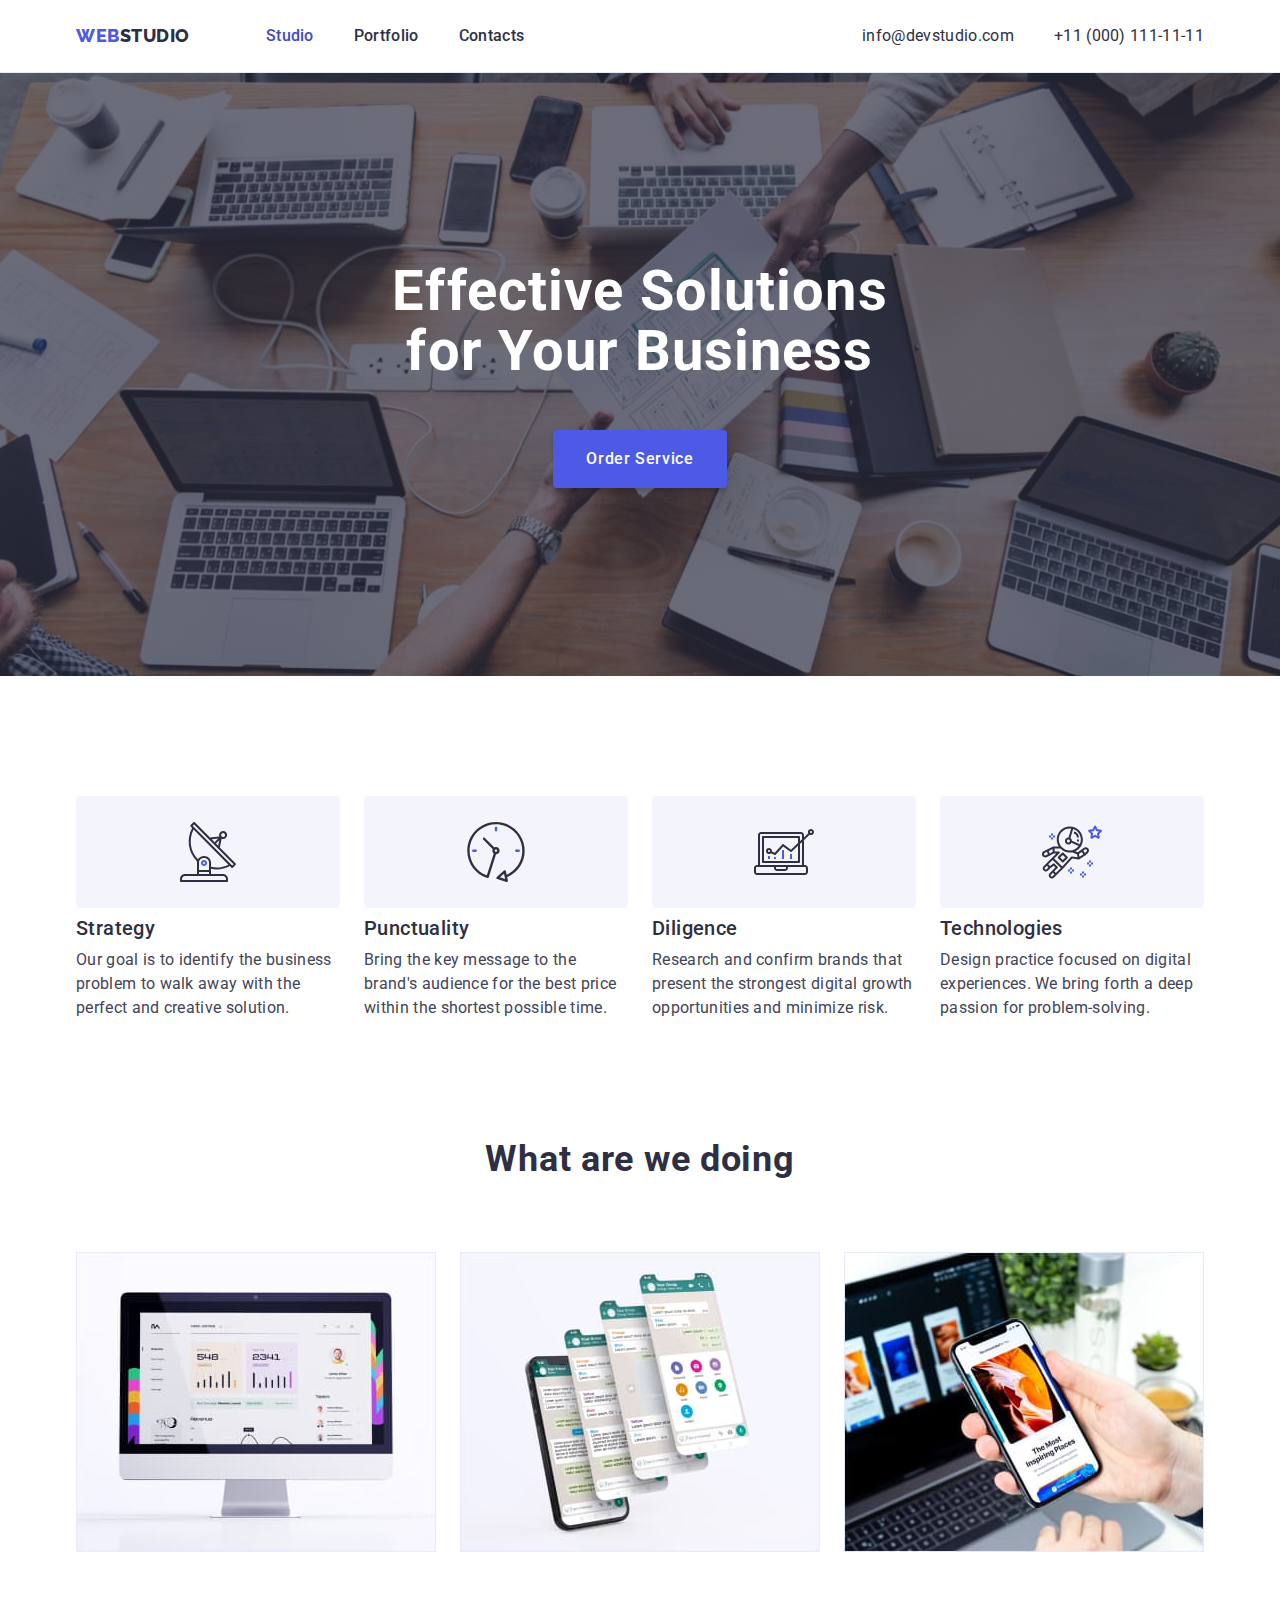
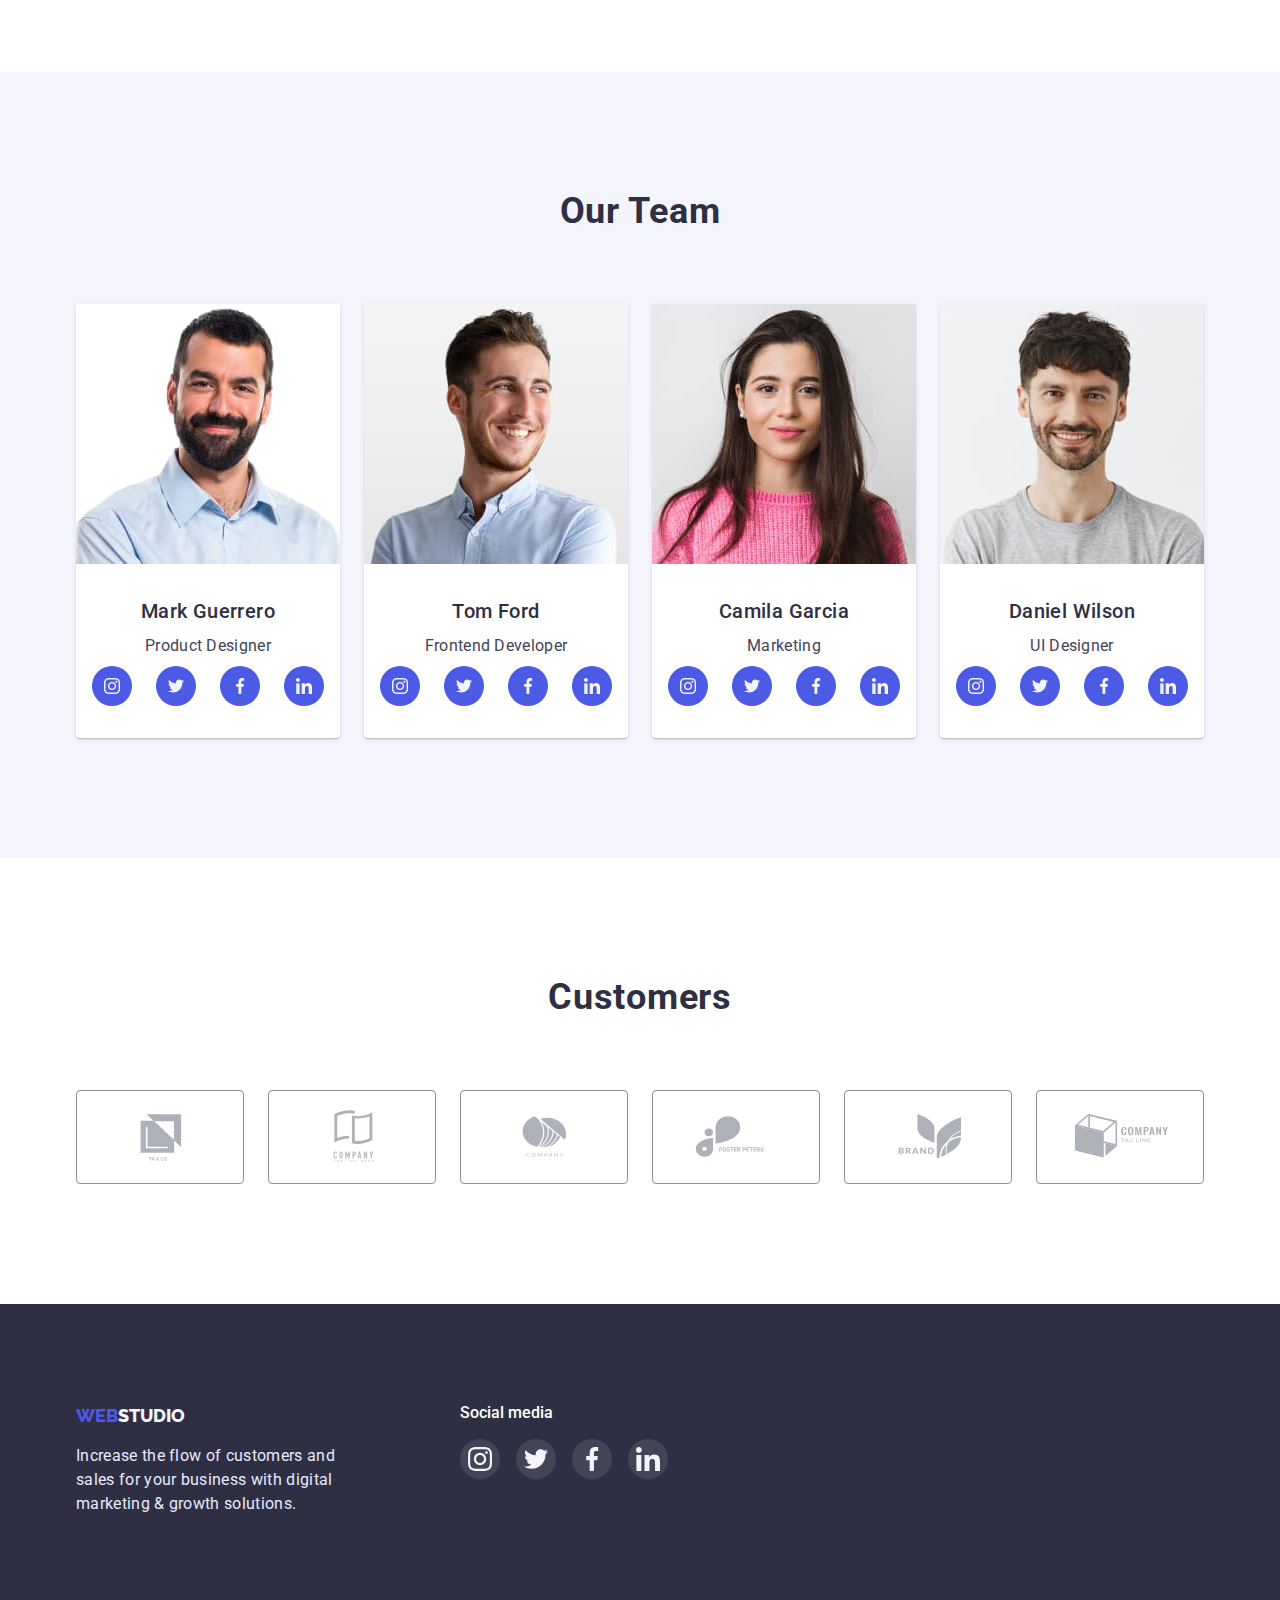
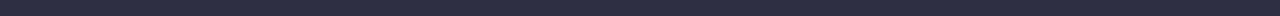
<file: index.html>
<!DOCTYPE html>
<html lang="en">
  <head>
    <meta charset="UTF-8" />
    <meta http-equiv="X-UA-Compatible" content="IE=edge" />
    <meta name="viewport" content="width=device-width, initial-scale=1.0" />
    <title>Webstudio</title>
    <link rel="preconnect" href="https://fonts.googleapis.com" />
    <link rel="preconnect" href="https://fonts.gstatic.com" crossorigin />
    <link
      href="https://fonts.googleapis.com/css2?family=Raleway:wght@800&family=Roboto:wght@400;500;700;900&display=swap"
      rel="stylesheet"
    />

    <link
      rel="stylesheet"
      href="https://cdn.jsdelivr.net/npm/modern-normalize@1.1.0/modern-normalize.min.css"
    />
    <link rel="stylesheet" href="./css/styles.css" />
  </head>
  <body>
    <header class="header">
      <div class="container header-container">
        <nav class="nav-header">
          <a class="logo" href="./index.html"
            ><span class="logo-web">Web</span>Studio</a
          >
          <!-- WebStudio -->

          <ul class="header-list">
            <li class="items">
              <a class="header-links current" href="./index.html">Studio</a>
            </li>
            <li class="items">
              <a class="header-links" href="./portfolio.html">Portfolio</a>
            </li>
            <li class="items"><a class="header-links" href="">Contacts</a></li>
          </ul>
        </nav>
        <address class="header-contacts">
          <ul class="adress-list">
            <li>
              <a class="adress-link" href="mailto:info@devstudio.com"
                >info@devstudio.com</a
              >
            </li>
            <li>
              <a class="adress-link" href="tel:+110001111111"
                >+11 (000) 111-11-11</a
              >
            </li>
          </ul>
        </address>
      </div>
    </header>
    <main>
      <section class="heroe">
        <div class="container">
          <h1 class="heroe-title">Effective Solutions for Your Business</h1>

          <button class="primary-button" type="button">Order Service</button>
        </div>
      </section>

      <section class="section features-section">
        <div class="container">
          <h2 class="visually-hidden">features</h2>

          <ul class="features-list">
            <li class="features-svg-item">
              <div class="features-svg-container">
                <svg class="features-svg">
                  <use
                    class="features-icon"
                    href="./images/icons.svg#icon-antenna-1"
                  ></use>
                </svg>
              </div>

              <h3 class="features-title">Strategy</h3>
              <p class="features-text">
                Our goal is to identify the business problem to walk away with
                the perfect and creative solution.
              </p>
            </li>

            <li class="features-svg-item">
              <div class="features-svg-container">
                <svg class="features-svg">
                  <use
                    class="features-icon"
                    href="./images/icons.svg#icon-clock-1"
                  ></use>
                </svg>
              </div>

              <h3 class="features-title">Punctuality</h3>
              <p class="features-text">
                Bring the key message to the brand's audience for the best price
                within the shortest possible time.
              </p>
            </li>

            <li class="features-svg-item">
              <div class="features-svg-container">
                <svg class="features-svg">
                  <use
                    class="features-icon"
                    href="./images/icons.svg#icon-diagram-1"
                  ></use>
                </svg>
              </div>

              <h3 class="features-title">Diligence</h3>
              <p class="features-text">
                Research and confirm brands that present the strongest digital
                growth opportunities and minimize risk.
              </p>
            </li>
            <li class="features-svg-item">
              <div class="features-svg-container">
                <svg class="features-svg">
                  <use
                    class="features-icon"
                    href="./images/icons.svg#icon-astronaut-1"
                  ></use>
                </svg>
              </div>

              <h3 class="features-title">Technologies</h3>
              <p class="features-text">
                Design practice focused on digital experiences. We bring forth a
                deep passion for problem-solving.
              </p>
            </li>
          </ul>
        </div>
      </section>

      <section class="section what-are-we-doing-section">
        <div class="container">
          <h2 class="secondary-title">What are we doing</h2>

          <ul class="foto-list">
            <li class="what-are-we-doing-foto">
              <img
                class="foto"
                src="./images/monitor.jpg"
                alt="monitor"
                width="360"
              />
            </li>
            <li class="what-are-we-doing-foto">
              <img
                class="foto"
                src="./images/many_massenges.jpg"
                alt="many massenges"
                width="360"
              />
            </li>
            <li class="what-are-we-doing-foto">
              <img
                class="foto"
                src="./images/mobile_with_nootbook.jpg"
                alt="mobile_with_nootbook"
                width="360"
              />
            </li>
          </ul>
        </div>
      </section>

      <section class="section team-section">
        <div class="container">
          <h2 class="team-title">Our Team</h2>

          <ul class="team-list">
            <li class="team-item">
              <img
                class="foto-team"
                src="./images/Mark_Guerrero.jpg"
                alt="Mark Guerrero"
                width="264"
              />
              <h3 class="name-team">Mark Guerrero</h3>
              <p class="team-position">Product Designer</p>
              <ul class="social-links-list">
                <li social-links-item>
                  <a href="#" class="social-links">
                    <svg class="social-links-svg">
                      <use href="./images/icons.svg#icon-instagram-2"></use>
                    </svg>
                  </a>
                </li>
                <li social-links-item>
                  <a href="#" class="social-links">
                    <svg class="social-links-svg">
                      <use href="./images/icons.svg#icon-twitter"></use>
                    </svg>
                  </a>
                </li>
                <li social-links-item>
                  <a href="#" class="social-links">
                    <svg class="social-links-svg">
                      <use href="./images/icons.svg#icon-facebook-1"></use>
                    </svg>
                  </a>
                </li>
                <li social-links-item>
                  <a href="#" class="social-links">
                    <svg class="social-links-svg">
                      <use href="./images/icons.svg#icon-linkedin-1"></use>
                    </svg>
                  </a>
                </li>
              </ul>
            </li>
            <li class="team-item">
              <img
                class="foto-team"
                src="./images/Tom_Ford.jpg"
                alt="Tom Ford"
                width="264"
              />
              <h3 class="name-team">Tom Ford</h3>
              <p class="team-position">Frontend Developer</p>
              <ul class="social-links-list">
                <li social-links-item>
                  <a href="#" class="social-links">
                    <svg class="social-links-svg">
                      <use href="./images/icons.svg#icon-instagram-2"></use>
                    </svg>
                  </a>
                </li>
                <li social-links-item>
                  <a href="#" class="social-links">
                    <svg class="social-links-svg">
                      <use
                        href="./images/icons.svg#icon-twitter"
                        width="16px"
                        height="16px"
                      ></use>
                    </svg>
                  </a>
                </li>
                <li social-links-item>
                  <a href="#" class="social-links">
                    <svg class="social-links-svg">
                      <use href="./images/icons.svg#icon-facebook-1"></use>
                    </svg>
                  </a>
                </li>
                <li social-links-item>
                  <a href="#" class="social-links">
                    <svg class="social-links-svg">
                      <use href="./images/icons.svg#icon-linkedin-1"></use>
                    </svg>
                  </a>
                </li>
              </ul>
            </li>
            <li class="team-item">
              <img
                class="foto-team"
                src="./images/Camila_Garcia.jpg"
                alt="Camila Garcia"
                width="264"
              />
              <h3 class="name-team">Camila Garcia</h3>
              <p class="team-position">Marketing</p>
              <ul class="social-links-list">
                <li social-links-item>
                  <a href="#" class="social-links">
                    <svg class="social-links-svg">
                      <use href="./images/icons.svg#icon-instagram-2"></use>
                    </svg>
                  </a>
                </li>
                <li>
                  <a href="#" class="social-links">
                    <svg class="social-links-svg">
                      <use href="./images/icons.svg#icon-twitter"></use>
                    </svg>
                  </a>
                </li>
                <li social-links-item>
                  <a href="#" class="social-links">
                    <svg class="social-links-svg">
                      <use href="./images/icons.svg#icon-facebook-1"></use>
                    </svg>
                  </a>
                </li>
                <li social-links-item>
                  <a href="#" class="social-links">
                    <svg class="social-links-svg">
                      <use href="./images/icons.svg#icon-linkedin-1"></use>
                    </svg>
                  </a>
                </li>
              </ul>
            </li>

            <li class="team-item">
              <img
                class="foto-team"
                src="./images/Daniel_Wilson.jpg"
                alt="Daniel Wilson"
                width="264"
              />
              <h3 class="name-team">Daniel Wilson</h3>
              <p class="team-position">UI Designer</p>
              <ul class="social-links-list">
                <li social-links-item>
                  <a href="#" class="social-links">
                    <svg class="social-links-svg">
                      <use href="./images/icons.svg#icon-instagram-2"></use>
                    </svg>
                  </a>
                </li>
                <li social-links-item>
                  <a href="#" class="social-links">
                    <svg class="social-links-svg">
                      <use href="./images/icons.svg#icon-twitter"></use>
                    </svg>
                  </a>
                </li>
                <li social-links-item>
                  <a href="#" class="social-links">
                    <svg class="social-links-svg">
                      <use href="./images/icons.svg#icon-facebook-1"></use>
                    </svg>
                  </a>
                </li>
                <li social-links-item>
                  <a href="#" class="social-links">
                    <svg class="social-links-svg">
                      <use href="./images/icons.svg#icon-linkedin-1"></use>
                    </svg>
                  </a>
                </li>
              </ul>
            </li>
          </ul>
        </div>
      </section>
      <section class="section customers-section">
        <div class="container customers">
          <h2 class="customers-title">Customers</h2>
          <ul class="customers-list">
            <li class="customers-item">
              <a href="" class="customers-link">
                <svg class="customers-svg">
                  <use
                    class="customers-icon"
                    href="./images/icons.svg#icon-YAandCO"
                  ></use>
                </svg>
              </a>
            </li>
            <li class="customers-item">
              <a href="" class="customers-link">
                <svg class="customers-svg">
                  <use
                    class="customers-icon"
                    href="./images/icons.svg#icon-company"
                  ></use>
                </svg>
              </a>
            </li>
            <li class="customers-item">
              <a href="" class="customers-link">
                <svg class="customers-svg">
                  <use
                    class="customers-icon"
                    href="./images/icons.svg#icon-company-2"
                  ></use>
                </svg>
              </a>
            </li>
            <li class="customers-item">
              <a href="" class="customers-link">
                <svg class="customers-svg">
                  <use
                    class="customers-icon"
                    href="./images/icons.svg#icon-FOSTER-PETERS"
                  ></use>
                </svg>
              </a>
            </li>
            <li class="customers-item">
              <a href="" class="customers-link">
                <svg class="customers-svg">
                  <use
                    class="customers-icon"
                    href="./images/icons.svg#icon-brand"
                  ></use>
                </svg>
              </a>
            </li>
            <li class="customers-item">
              <a href="" class="customers-link">
                <svg class="customers-svg">
                  <use
                    class="customers-icon"
                    href="./images/icons.svg#icon-company-3"
                  ></use>
                </svg>
              </a>
            </li>
          </ul>
        </div>
      </section>
    </main>

    <footer class="footer">
      <div class="container box">
        <div class="logo-container">
          <a class="logo-footer" href="./index.html"
            ><span class="web">Web</span>Studio</a
          >
          <p class="footer-text">
            Increase the flow of customers and sales for your business with
            digital marketing & growth solutions.
          </p>
        </div>

        <div class="social-media">
          <p class="title-social">Social media</p>
          <ul class="media-list">
            <li>
              <a href="" class="media-link">
                <svg class="media-svg">
                  <use href="./images/icons.svg#icon-instagram-2"></use>
                </svg>
              </a>
            </li>
            <li>
              <a href="" class="media-link">
                <svg class="media-svg">
                  <use href="./images/icons.svg#icon-twitter"></use>
                </svg>
              </a>
            </li>
            <li>
              <a href="" class="media-link">
                <svg class="media-svg">
                  <use href="./images/icons.svg#icon-facebook-1"></use>
                </svg>
              </a>
            </li>
            <li>
              <a href="" class="media-link">
                <svg class="media-svg">
                  <use href="./images/icons.svg#icon-linkedin-1"></use>
                </svg>
              </a>
            </li>
          </ul>
        </div>
      </div>
    </footer>
  </body>
</html>
</file>
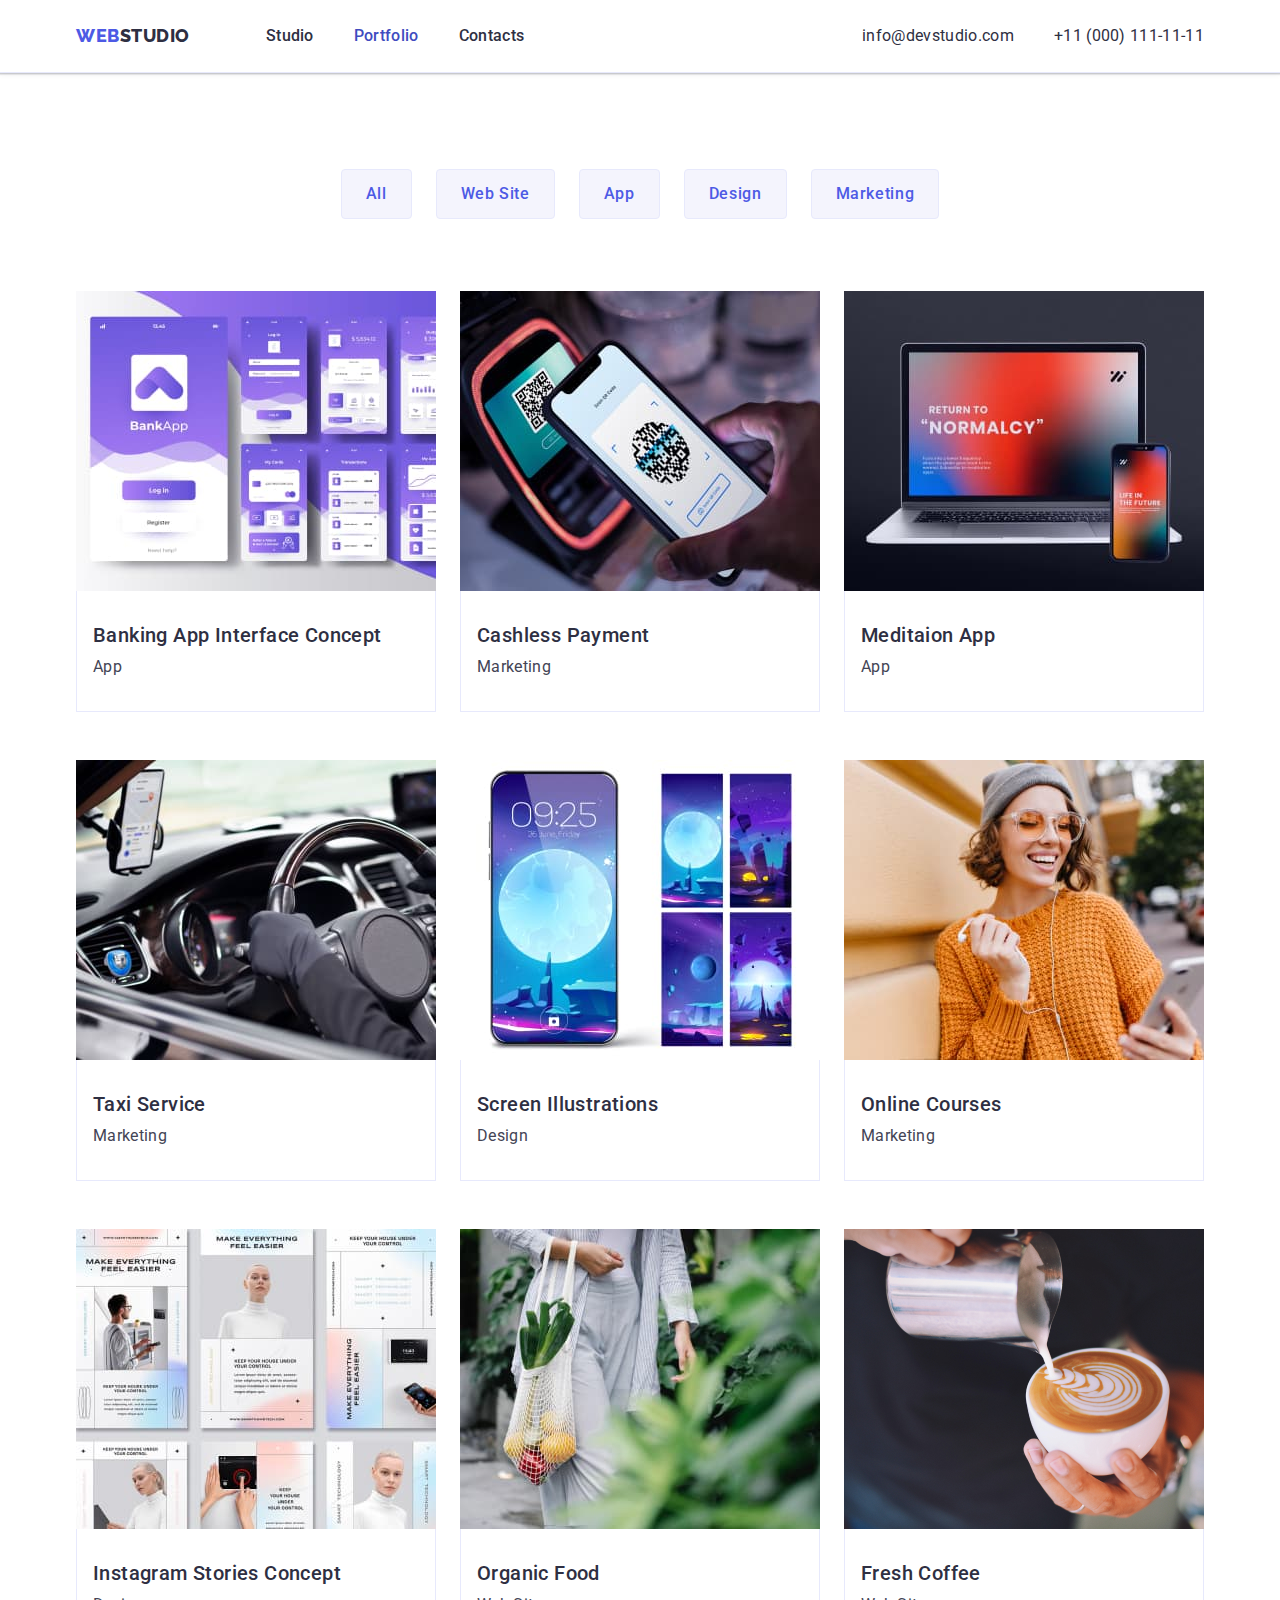
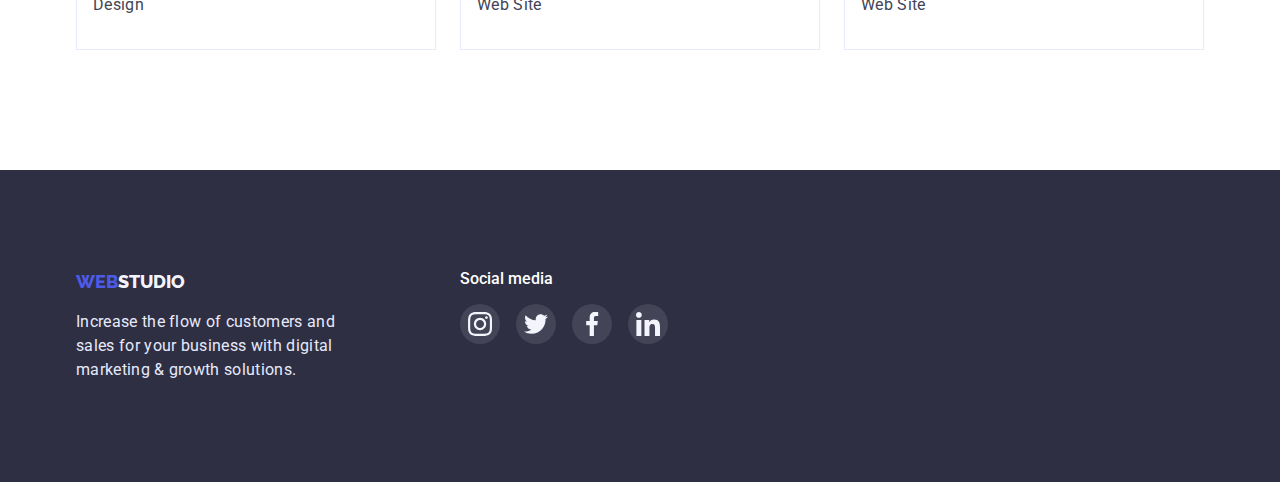
<file: portfolio.html>
<!DOCTYPE html>
<html lang="en">
  <head>
    <meta charset="UTF-8" />
    <meta http-equiv="X-UA-Compatible" content="IE=edge" />
    <meta name="viewport" content="width=device-width, initial-scale=1.0" />
    <title>Portfolio</title>
    <link rel="preconnect" href="https://fonts.googleapis.com" />
    <link rel="preconnect" href="https://fonts.gstatic.com" crossorigin />
    <link
      href="https://fonts.googleapis.com/css2?family=Raleway:wght@800&family=Roboto:wght@400;500;700;900&display=swap"
      rel="stylesheet"
    />
    <link
      rel="stylesheet"
      href="https://cdn.jsdelivr.net/npm/modern-normalize@1.1.0/modern-normalize.min.css"
    />
    <link rel="stylesheet" href="./css/styles.css" />
  </head>
  <body>
    <header class="header">
      <div class="container header-container">
        <nav class="nav-header">
          <a class="logo" href="./index.html"
            ><span class="logo-web">Web</span>Studio</a
          >
          <!-- WebStudio -->

          <ul class="header-list">
            <li class="items">
              <a class="header-links" href="./index.html">Studio</a>
            </li>
            <li class="items">
              <a class="header-links current" href="./portfolio.html"
                >Portfolio</a
              >
            </li>
            <li class="items"><a class="header-links" href="">Contacts</a></li>
          </ul>
        </nav>
        <address class="header-contacts">
          <ul class="adress-list">
            <li>
              <a class="adress-link" href="mailto:info@devstudio.com"
                >info@devstudio.com</a
              >
            </li>
            <li>
              <a class="adress-link" href="tel:+110001111111"
                >+11 (000) 111-11-11</a
              >
            </li>
          </ul>
        </address>
      </div>
    </header>
    <main>
      <section class="section portfolio-section">
        <div class="container">
          <h1 class="visually-hidden">Portfolio</h1>

          <ul class="filter-button-list">
            <li>
              <button class="filter-button" type="button">All</button>
            </li>
            <li>
              <button class="filter-button" type="button">Web Site</button>
            </li>
            <li><button class="filter-button" type="button">App</button></li>
            <li><button class="filter-button" type="button">Design</button></li>
            <li>
              <button class="filter-button" type="button">Marketing</button>
            </li>
          </ul>

          <ul class="portfolio-list">
            <li class="portfolio-items">
              <a class="portfolio-link" href="./index.html">
                <img
                  class="foto"
                  src="./images/Banking App Interface Concept.jpg"
                  alt="banking-Interface"
                  width="360"
                />
                <div class="portfolio-container">
                  <h2 class="portfolio-title">Banking App Interface Concept</h2>
                  <p class="portfolio-text">App</p>
                </div>
              </a>
            </li>

            <li class="portfolio-items">
              <a class="portfolio-link" href="">
                <img
                  class="foto"
                  src="./images/Cashless Payment.jpg"
                  alt="mobile-payment"
                  width="360"
                />
                <div class="portfolio-container">
                  <h2 class="portfolio-title">Cashless Payment</h2>
                  <p class="portfolio-text">Marketing</p>
                </div>
              </a>
            </li>

            <li class="portfolio-items">
              <a class="portfolio-link" href="">
                <img
                  class="foto"
                  src="./images/Meditaion App.jpg"
                  alt="notebook-and-mobile"
                  width="360"
                />
                <div class="portfolio-container">
                  <h2 class="portfolio-title">Meditaion App</h2>
                  <p class="portfolio-text">App</p>
                </div>
              </a>
            </li>
            <li class="portfolio-items">
              <a class="portfolio-link" href="">
                <img
                  class="foto"
                  src="./images/taxi service.jpg"
                  alt="driver"
                  width="360"
                />
                <div class="portfolio-container">
                  <h2 class="portfolio-title">Taxi Service</h2>
                  <p class="portfolio-text">Marketing</p>
                </div>
              </a>
            </li>

            <li class="portfolio-items">
              <a class="portfolio-link" href="">
                <img
                  class="foto"
                  src="./images/Screen Illustrations.jpg"
                  alt="mobile-screensaver"
                  width="360"
                />
                <div class="portfolio-container">
                  <h2 class="portfolio-title">Screen Illustrations</h2>
                  <p class="portfolio-text">Design</p>
                </div>
              </a>
            </li>

            <li class="portfolio-items">
              <a class="portfolio-link" href="">
                <img
                  class="foto"
                  src="./images/Online Courses.jpg"
                  alt="smiling-woman"
                  width="360"
                />
                <div class="portfolio-container">
                  <h2 class="portfolio-title">Online Courses</h2>
                  <p class="portfolio-text">Marketing</p>
                </div>
              </a>
            </li>

            <li class="portfolio-items">
              <a class="portfolio-link" href="">
                <img
                  class="foto"
                  src="./images/Instagram Stories Concept.jpg"
                  alt="advertising-smart-technologies"
                  width="360"
                />
                <div class="portfolio-container">
                  <h2 class="portfolio-title">Instagram Stories Concept</h2>
                  <p class="portfolio-text">Design</p>
                </div>
              </a>
            </li>
            <li class="portfolio-items">
              <a class="portfolio-link" href="">
                <img
                  class="foto"
                  src="./images/Organic Food.jpg"
                  alt="fruits in bag"
                  width="360"
                />
                <div class="portfolio-container">
                  <h2 class="portfolio-title">Organic Food</h2>
                  <p class="portfolio-text">Web Site</p>
                </div>
              </a>
            </li>
            <li class="portfolio-items">
              <a class="portfolio-link" href="">
                <img
                  class="foto"
                  src="./images/fresh cofee.jpg"
                  alt="fresh cofee"
                  width="360"
                />
                <div class="portfolio-container">
                  <h2 class="portfolio-title">Fresh Coffee</h2>
                  <p class="portfolio-text">Web Site</p>
                </div>
              </a>
            </li>
          </ul>
        </div>
      </section>
    </main>
    <footer class="footer">
      <div class="container box">
        <div class="logo-container">
          <a class="logo-footer" href="./index.html"
            ><span class="web">Web</span>Studio</a
          >
          <p class="footer-text">
            Increase the flow of customers and sales for your business with
            digital marketing & growth solutions.
          </p>
        </div>

        <div class="social-media">
          <p class="title-social">Social media</p>
          <ul class="media-list">
            <li>
              <a href="" class="media-link">
                <svg class="media-svg">
                  <use href="./images/icons.svg#icon-instagram-2"></use>
                </svg>
              </a>
            </li>
            <li>
              <a href="" class="media-link">
                <svg class="media-svg">
                  <use href="./images/icons.svg#icon-twitter"></use>
                </svg>
              </a>
            </li>
            <li>
              <a href="" class="media-link">
                <svg class="media-svg">
                  <use href="./images/icons.svg#icon-facebook-1"></use>
                </svg>
              </a>
            </li>
            <li>
              <a href="" class="media-link">
                <svg class="media-svg">
                  <use href="./images/icons.svg#icon-linkedin-1"></use>
                </svg>
              </a>
            </li>
          </ul>
        </div>
      </div>
    </footer>
  </body>
</html>
</file>
<file: css/styles.css>
:root {
    --color-brand:#4D5AE5;
    --color-pressed-state:#404BBF;
    --color-primary: #2E2F42;
    --color-text: #434455;
    --color-primary-background: #E5E5E5;
    --color-white:#ffffff;
    --color-hairline:#E7E9FC;
    --color-background-light:#F4F4FD;
}

ul {
  list-style-type: none;
  margin: 0;
  padding: 0;
}
 ul {
   list-style-type: none;
 }
  

  p,
  h1,
  h2,
  h3,
  h4,
  h5,
 h6 {
  margin-top: 0;
  margin-bottom: 0;
}


body{

    color: var(--color-text);
    background-color:var(--color-white) ;
    font-family: roboto, sans-serif;
    font-size: 16px;
   
    /* отступы для 3х секций */
}
.section{         
  padding-top: 120px;
  padding-bottom: 120px;
}
/* header nav+header adress */
.container {
  width: 100%;
  max-width: 1158px;
  margin: 0 auto;
  padding: 0 15px;
}
.header-container{
  display: flex;
  align-items: center;
  
}
.nav-header{
  display: flex;
  
  
}
.header-list{
  display: flex;
  gap: 40px;
  margin-left: 76px;
  
}
.header-contacts{
  margin-left: auto;

}
.adress-list{
  display: flex;
  gap: 40px;
}


.header {
  border-bottom: 1px solid #E7E9FC ;
  box-shadow: 0px 2px 1px rgba(46, 47, 66, 0.08), 0px 1px 1px rgba(46, 47, 66, 0.16), 0px 1px 6px rgba(46, 47, 66, 0.08);
}

.logo {
    color: var(--color-primary);
    font-family: raleway, sans-serif;
        font-size: 18px;
        font-weight: 800;
        line-height: 1.33;
        letter-spacing: 0.03em;
        text-decoration: none;
        text-transform: uppercase;
        padding: 24px 0;
       

}

.logo-web {

  color:var(--color-brand);
   
}

.header-links {
        color: var(--color-primary);       
                
        font-weight: 500;
        line-height: 1.5;
          letter-spacing: 0.02em;
         text-decoration: none;
         display: block;

        padding: 24px 0;
               
}
.header-links:active,
.header-links:hover,
.header-links:focus {
  color: var(--color-pressed-state);
  

}

/* active page */
 .current{
  color: var(--color-pressed-state);
}
      
.adress-link {
    color: var(--color-primary);    
    text-decoration: none;
    line-height: 1.5;
      letter-spacing: 0.02em;
    font-style: normal;

    display: block;
    padding: 24px 0;
}

   
   .adress-link:focus,
   .adress-link:hover {
    

    color: var(--color-pressed-state);


    /* Heroe section */

 }
.heroe {
background-color: var(--color-primary);
padding-top:188px;
padding-bottom:188px;
max-width: 1440px;
text-align: center;
background-image:linear-gradient(rgba(46, 47, 66, 0.7), rgba(46, 47, 66, 0.7)), url(../images/people-office.jpg);
background-repeat: no-repeat;
background-size: cover;
background-position: center;
margin: 0 auto;

}
.heroe-title {
  color: var(--color-white);
   font-size: 56px;
  font-weight: 700;
  line-height: 1.08;
  letter-spacing: 0.02em;
  text-decoration: none;
  width: 496px;
  margin: 0 auto 48px;
   
  
}


  



.primary-button{
  color: var(--color-white);
  background-color: var(--color-brand);
  font-family: inherit;
        font-weight: 500;
        line-height: 1.5;
        letter-spacing: 0.04em;
       text-decoration: none;
         border: 1px solid transparent;       
      border-radius: 4px;
      box-shadow: 0px 4px 4px rgba(0, 0, 0, 0.15);
      cursor: pointer;
      font-size: 16px;
      padding: 16px 32px;
    
      

}
  .primary-button:hover,
  .primary-button:focus {
background-color:var(--color-pressed-state);


}

.visually-hidden {
  position: absolute;
    white-space: nowrap;
    width: 1px;
    height: 1px;
    overflow: hidden;
    border: 0;
    padding: 0;
    clip: rect(0 0 0 0);
    clip-path: inset(50%);
    margin: -1px;
  }
  
  



.features-section{
  background-color:var (--color-primary-background);
  
}

.features-svg-container{

      display: flex;
        justify-content: center;
        align-items: center;
        height: 112px;
        background-color: var(--color-background-light);
        border-radius: 4px;
        margin-bottom: 8px;
}

.features-svg-item{ 
flex-basis: calc((100% - 3* 24px) /4);



}
.features-svg{
  background-color:var(--color-background-light);
  width: 60px;
  height: 64px;
}






.features-list{
  display: flex;
  gap: 24px;
  
}
.features-title {
  color:var(--color-primary);
    font-size: 20px;
    font-weight: 500;
    line-height: 1.2;
    letter-spacing: 0.02em;
    margin-bottom: 8px;
        
}

.features-text{
     font-size: 16px;
    line-height: 1.5;     
    letter-spacing: 0.02em;
    width: 264px;
}
.what-are-we-doing-section{
background-color: (--color-primary-background);
padding-top: 0;

}

.secondary-title{
  color: var(--color-primary);
       font-size: 36px;
    font-weight: 700;
    line-height: 1.11;
    letter-spacing: 0.02em;
    text-align: center;
    margin-bottom: 72px;
}

.foto-list{
  display: flex;
  margin: 0 auto;
  gap: 24px;
  

  
  

}
.what-are-we-doing-foto{
  width: calc((100%-2*24px) /3);
  
            border: 1px solid var(--color-cornflower);
   
   }
   .foto{
    display: block;
    max-width: 100%;
     height: auto;
   }
    
/* TEAM SECTION */

.team-section{
  background-color: var(--color-background-light);
}

.team-list{
  display: flex;
  gap: 24px;
  text-align: center;
}
 

.team-item{
  background-color: var(--color-white);
  width: calc((100% - 3 * 24px ) /4);
  padding-bottom: 32px;
  box-shadow: 0px 1px 6px rgba(46, 47, 66, 0.08), 0px 1px 1px rgba(46, 47, 66, 0.16), 0px 2px 1px rgba(46, 47, 66, 0.08);
  border-radius: 0px 0px 4px 4px;
}

.team-title{
  color:var(--color-primary);
        font-size: 36px;
    font-weight: 700;
    line-height: 1.11;
    letter-spacing: 0.02em;
    text-align: center;
    margin-bottom: 72px;
    
 }

 .foto-team{
  margin-bottom: 32px;
  display: block;
    max-width: 100%;
    height: auto;
 }

      .name-team{
        color: var(--color-primary);
         font-size: 20px;
          font-weight: 500;
          line-height: 1.5;
          letter-spacing: 0.02em;
          margin-bottom: 8px;
          
      }
      .team-position{                 
          line-height: 1.5;
          letter-spacing: 0.02em;
          margin-bottom: 8px;
         
      }

      .social-links-list{
        display: flex;
           
              
              justify-content: center;
              gap: 24px;
              
              
      }

        .social-links{
              display: flex;
                justify-content: center;
                align-items: center;
                width: 40px;
                height: 40px;
                border-radius: 50%;
                background-color: var(--color-brand);
                            
              
        }

        

                .social-links:hover,
                .social-links:focus {
                  background-color: var(--color-pressed-state);
                }

                     

        .social-links-svg{
          width: 16px;
            height: 16px;
            fill:var(--color-background-light);
             
              
        }
        
    
       

      
      .customers{
        text-align: center;
      }
      .customers-title{
        color: var(--color-primary);
        text-align: center;
        margin-bottom: 72px;
        font-size: 36px;
          font-weight: 700;
          line-height: 1.11;
          letter-spacing: 0.02em;
      }
      .customers-list{
        display: flex;
        max-width: 1158px;
        gap: 24px;
        
      }

      .customers-item{
        flex-basis: calc((100% - 5 * 24px) /6);
      }
      .customers-link{
      display: block;
        padding: 16px 32px;
        color: #AFB1B8;
        border: 1px solid #8E8F99;
        border-radius: 4px;
              
      }

            .customers-link:hover,
            .customers-link:focus {
              color: var(--color-pressed-state);
              border-color: var(--color-pressed-state);
            }

      .customers-svg{
            width: 102px;
              height: 56px;
              fill: currentColor;

      }
    

      .footer{
        background-color:var(--color-primary);
        padding-top: 100px;
        padding-bottom: 100px;
      }
      

      .logo-footer{
        color: var(--color-background-light);
          font-family: raleway, sans-serif;
          font-size: 18px;
          font-weight: 800;
          line-height: 1.33;
          text-decoration: none;
          text-transform: uppercase;
          display: block;
         
          
          
          
      }
     
            .web {
      
              color: var(--color-brand);
             
            }


      .footer-text{
        color: var(--color-hairline);
        line-height: 1.5;
        letter-spacing: 0.02em;
        width: 264px;
       
        margin-top: 16px;
        margin-bottom: 0;
        
                
      }

      .box{
        display: flex;
      }
      
        
       
      

      .social-media{
        
       margin-left: 120px;
        
       
      }

      .title-social{
        
            color: #FFFFFF;
            font-weight: 500;
            margin-bottom: 16px;
          }

             .media-list{
             display: flex;
              width: 280px;
              gap: 16px;
              
              } 

                     .media-link {
                       display: flex;
                       justify-content: center;
                       align-items: center;
                       background-color: rgba(255, 255, 255, 0.1);
                       border-radius: 50%;
                       width: 40px;
                       height: 40px;
                     
                     }

                                        .media-link:hover,
                                        .media-link:focus {
                                          background-color: #31D0AA;
                                        }

                .media-svg {
                  max-width: 24px;
                  max-height: 24px;
                  fill: var(--color-background-light);
                }
                           
      

      /* Portfolio filter */
      .portfolio-section{
        padding-top: 96px;

      }

      .filter-button-list{
        display: flex;
        gap: 24px;
        margin: 0 auto;
        margin-bottom: 72px;
        justify-content: center;
        
        
      }
      
      .filter-button{
        color: var(--color-brand);
          background-color:var(--color-background-light);
          font-family: roboto, sans-serif;
          font-weight: 500; 
          font-size: 16px;   
          line-height: 1.5;      
          letter-spacing: 0.04em;          
           border: 1px solid var(--color-hairline);
          
          border-radius: 4px;
          cursor: pointer;
          padding: 12px 24px;
      }

            .filter-button:hover,
            .filter-button:focus  {
              color: var(--color-white);
              background-color: var(--color-pressed-state);
              border-color: transparent;
              box-shadow: 0px 3px 1px rgba(0, 0, 0, 0.1), 0px 2px 1px rgba(0, 0, 0, 0.08), 0px 2px 2px rgba(0, 0, 0, 0.12);
                                  
        }
                
        /* portfolio-links */

        .portfolio-list{
        display: flex;
        justify-content: center;
        flex-wrap: wrap;
        row-gap: 48px;
        column-gap: 24px;
        
        

        }

        .portfolio-container{
          border-bottom: 1px solid #E7E9FC;
          border-left: 1px solid #E7E9FC;
          border-right: 1px solid #E7E9FC;
          padding-top: 32px;
            padding-left: 16px;
            padding-bottom: 32px;
        }
        
        


        
        .portfolio-items{
                    background-color: var(--color-white);
                   
                    width: calc((100% - 2 * 24px) / 3);
                    

        }

        .portfolio-link{
          display: block;
          text-decoration: none;
        }

                .portfolio-link:hover,
                .portfolio-link:focus {
                
                  box-shadow: 0px 1px 6px rgba(46, 47, 66, 0.08), 0px 1px 1px rgba(46, 47, 66, 0.16), 0px 2px 1px rgba(46, 47, 66, 0.08);
                }
          
        
        .portfolio-title{
          color: var(--color-primary);
          
             font-size: 20px;
            font-weight: 500;           
            line-height: 1.2;
            letter-spacing: 0.02em;
            text-decoration: none;
            margin-bottom: 8px;
           
          
            
        }

        .portfolio-text{
        color: var(--color-text);
          text-decoration: none;
          letter-spacing: 0.02em;
          line-height: 1.5;
          
          
           
        }





/* Header */
/* .header-link {
  color: var(--color-primary-inverted);
  font-size: 12px;
  line-height: 1.33;
  font-weight: 600;
  text-decoration: none;
} */ 

/* .header-link:hover {
  color: var(--color-brand);
}

.button-light {
  color: var(--color-primary-inverted);
  font-size: 12px;
  line-height: 1.33;
  font-weight: 600;
  text-transform: uppercase;
  background-color: transparent;
  border: 1px solid var(--color-brand);
  border-radius: 25px;
  cursor: pointer;
}

.button-light:hover {
  background-color: var(--color-brand);
}

/* Hero section */
/* .socials-link {
  color: var(--color-primary);
  text-decoration: none;
}

.socials-link:hover {
  color: var(--color-brand);
}

.hero-tagline {
  color: var(--color-secondary-transparent);
  font-size: 11px;
  line-height: 1.36;
  font-weight: 600;
}

.hero-title {
  font-family: 'Raleway', sans-serif;
  color: var(--color-primary-inverted);
  font-size: 72px;
  line-height: 1.16;
  font-weight: 700;
}

.hero-text {
  color: var(--color-secondary);
  font-size: 18px;
  line-height: 1.67;
  letter-spacing: 0.02em;
}

.carousel-button {
  color: var(--color-primary-inverted);
  font-size: 12px;
  line-height: 1.33;
  font-weight: 600;
  background: none;
  border: none;
  cursor: pointer;
} */ 

/* .carousel-button[disabled] {
  color: var(--color-secondary-transparent);
  cursor: not-allowed; */
/* }

/* About section */
</file>
